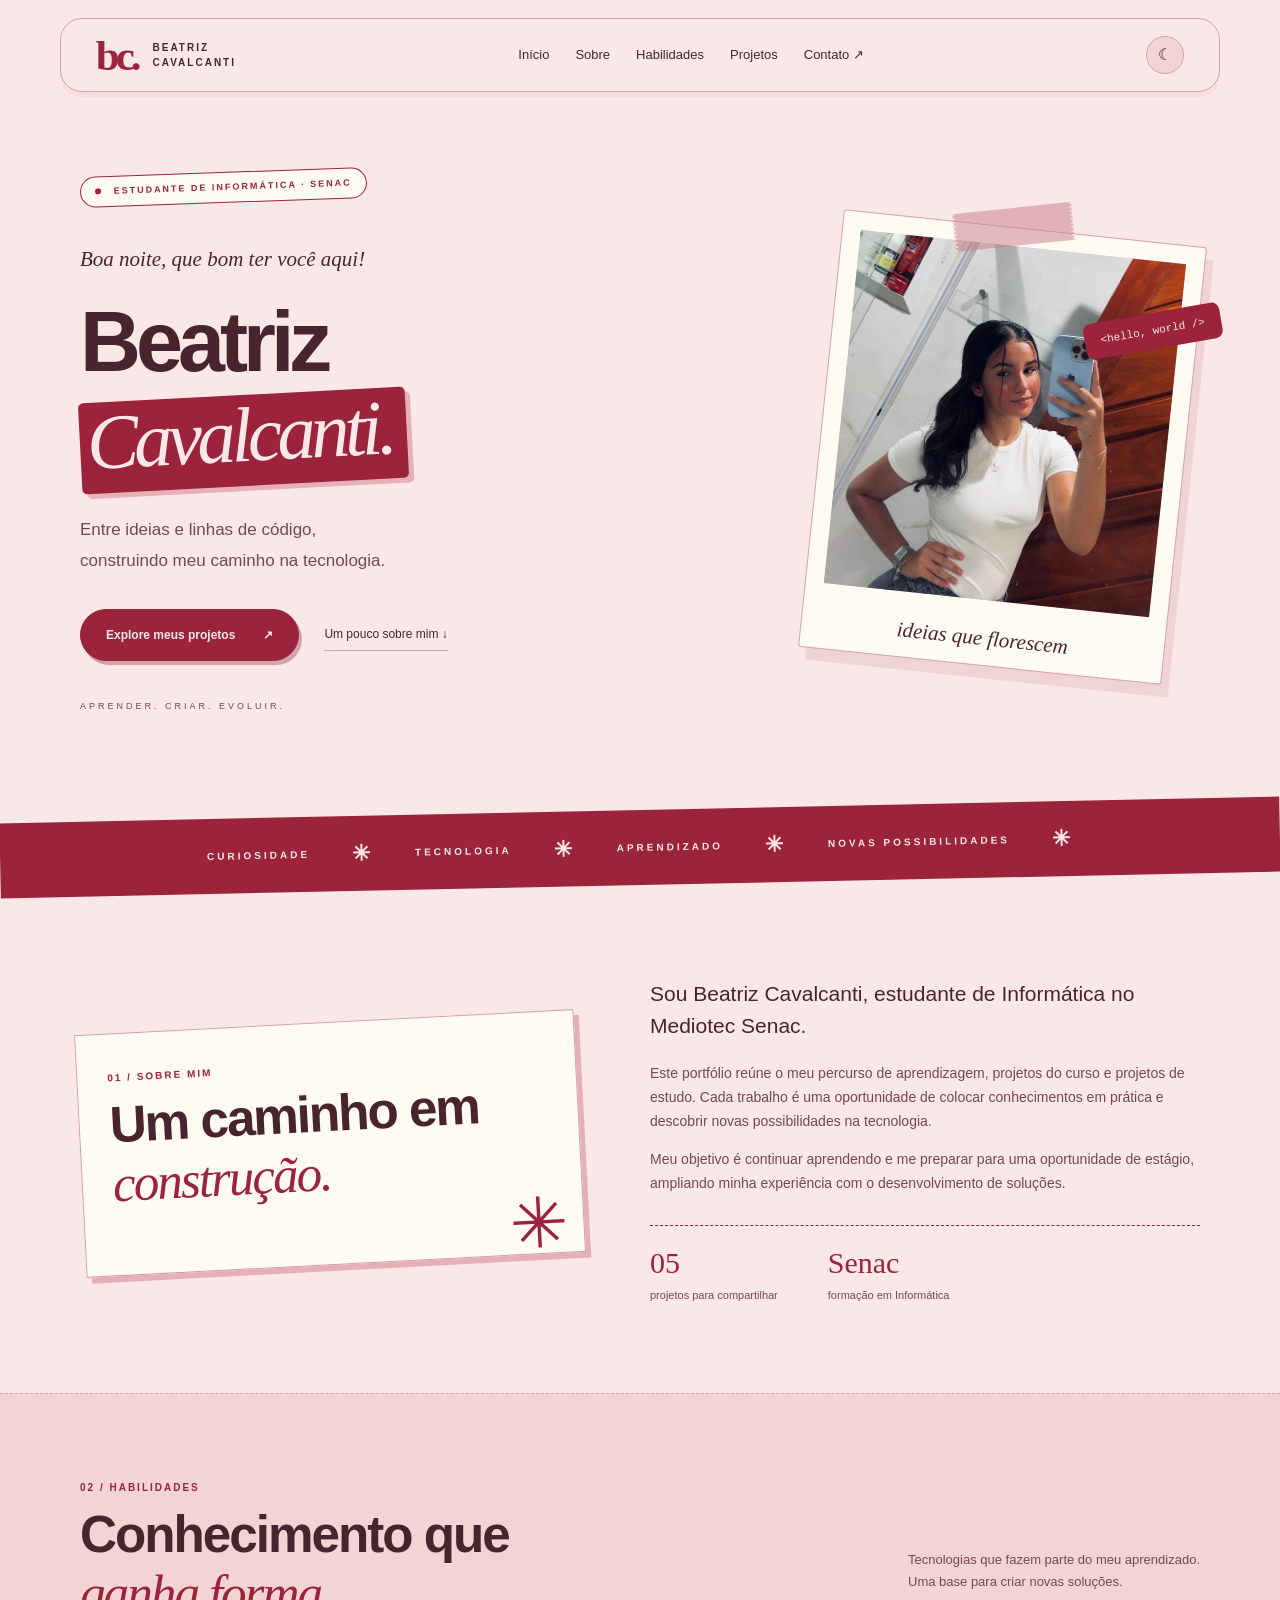
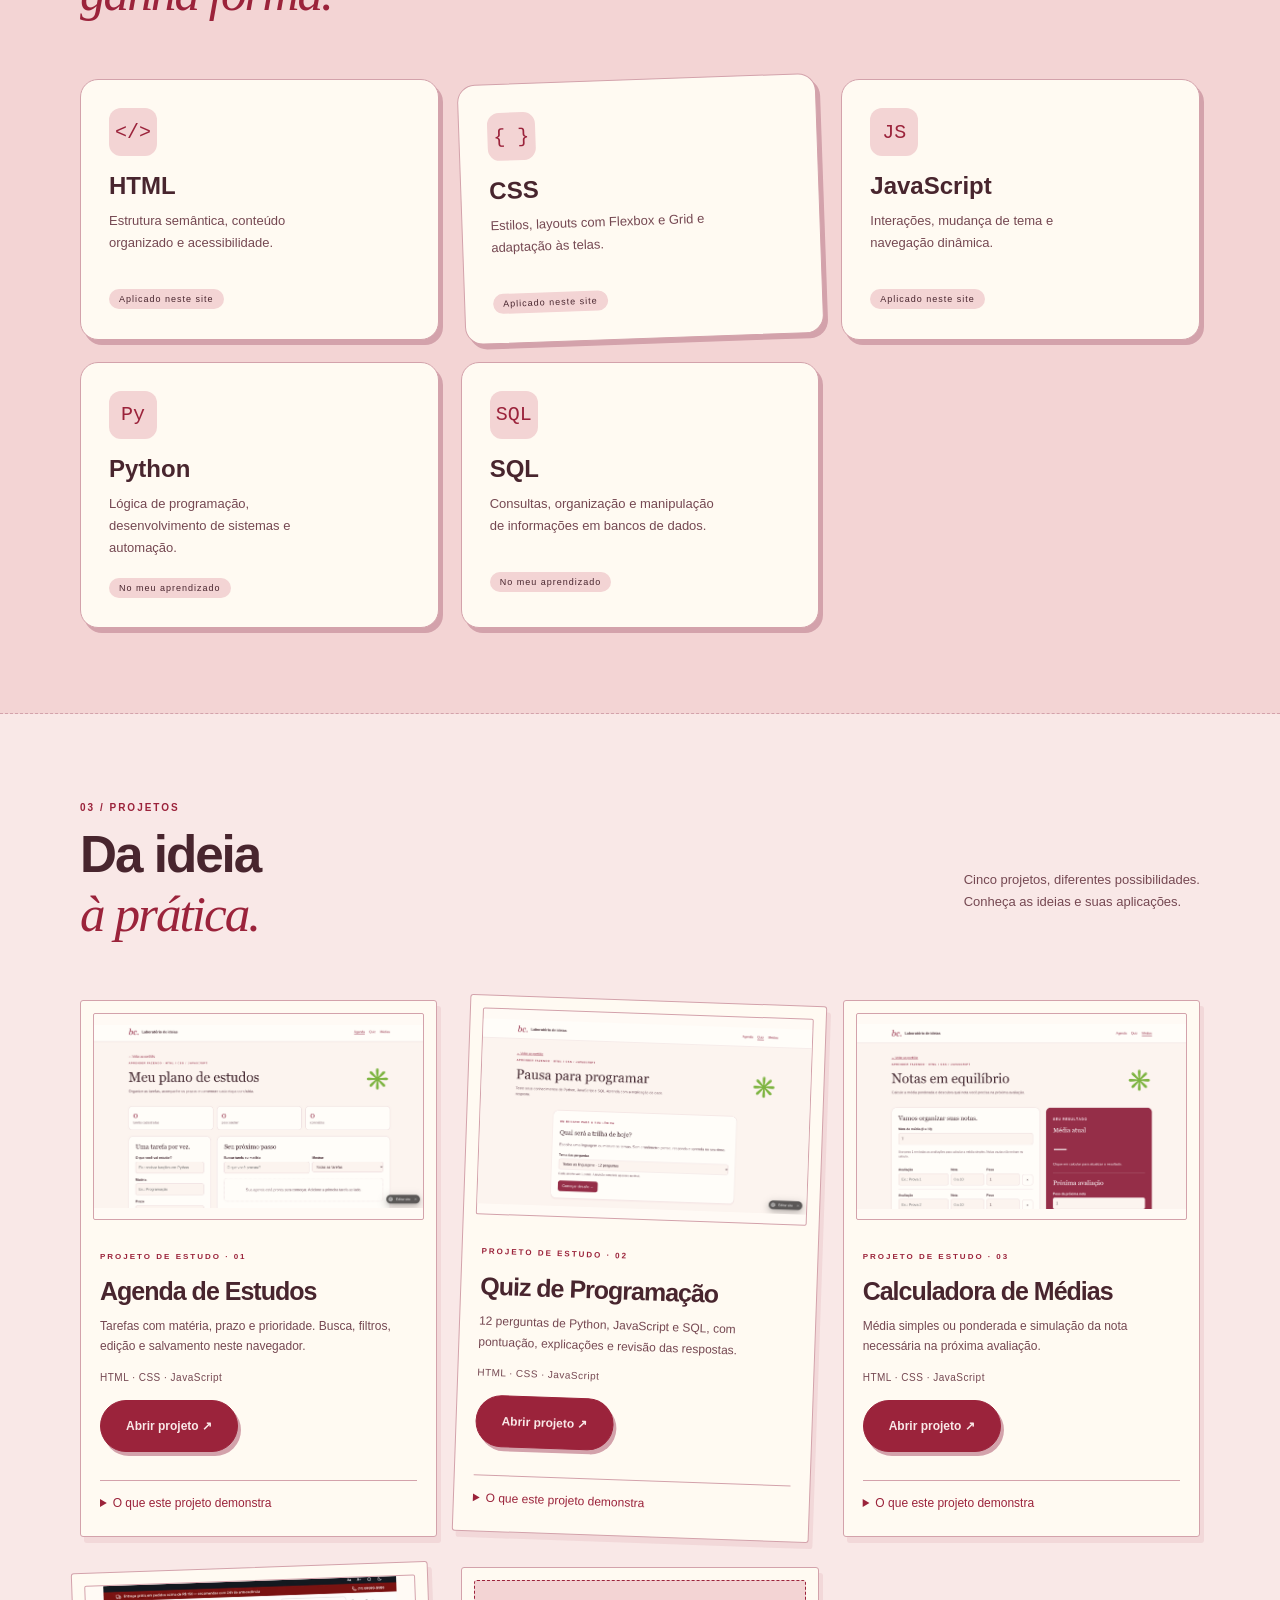
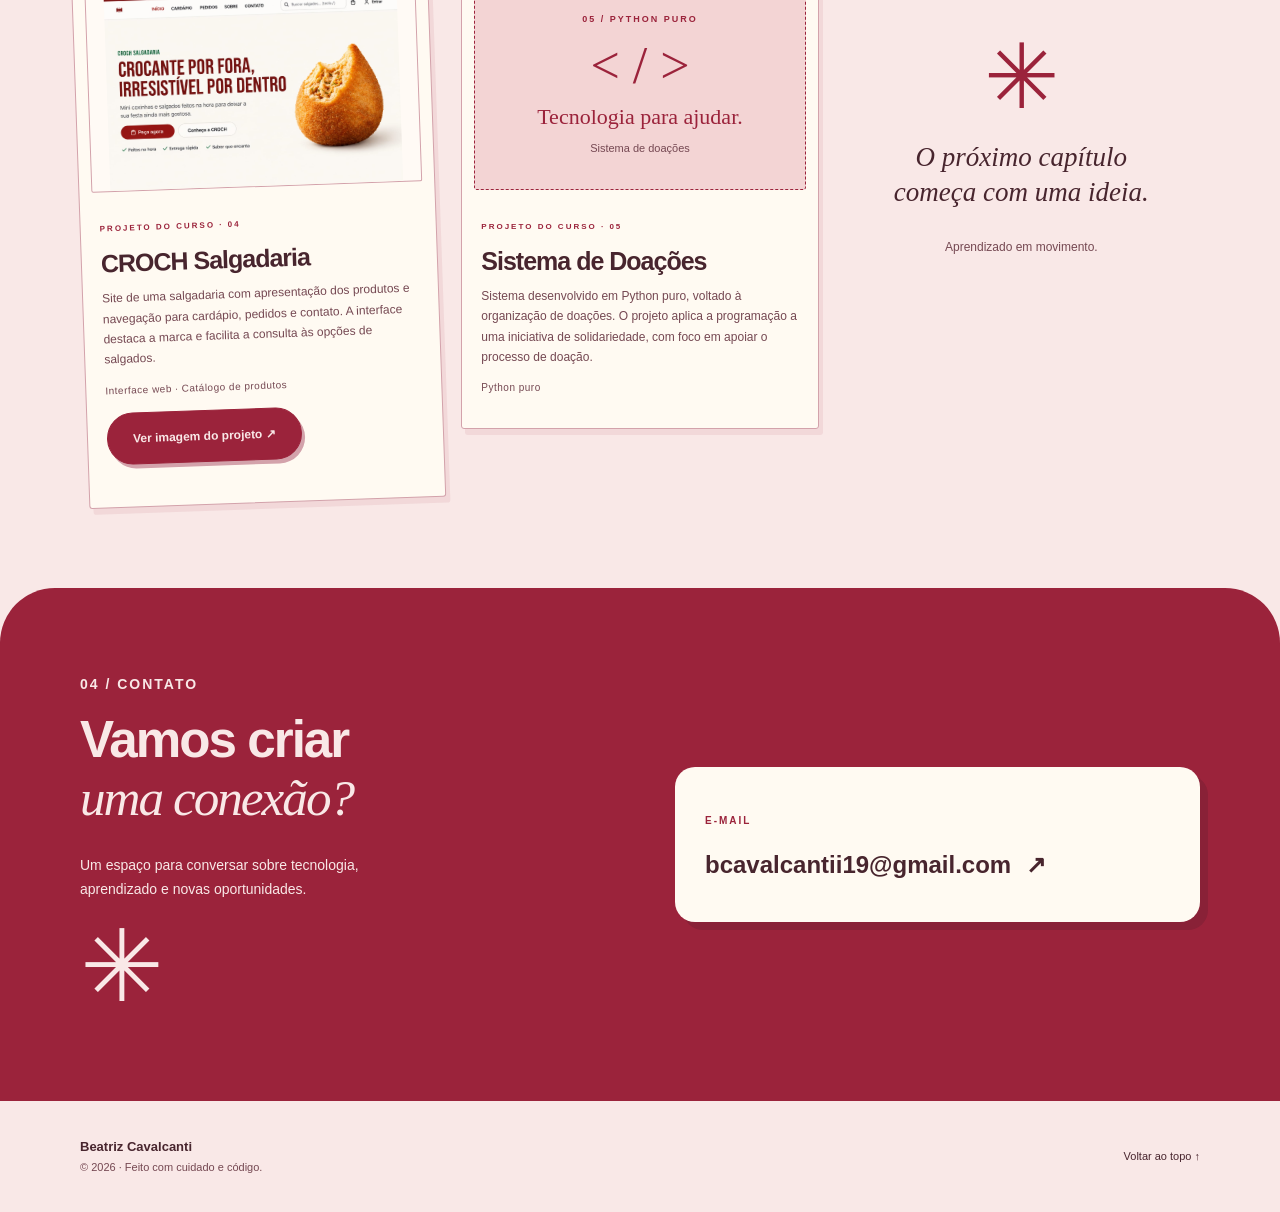
<file: index.html>
<!DOCTYPE html>
<html lang="pt-BR"><head><meta charset="UTF-8"><meta name="viewport" content="width=device-width, initial-scale=1"><meta name="description" content="Portfólio de Beatriz Cavalcanti, estudante de Informática no Mediotec Senac."><meta name="theme-color" content="#922d3c"><title>Beatriz Cavalcanti — Portfólio</title><link rel="icon" href="img/avatar.svg" type="image/svg+xml"><link rel="stylesheet" href="css/style.css"><script src="js/script.js" defer></script></head>
<body><a class="skip" href="#principal">Pular para o conteúdo</a><header><div class="nav-wrap"><a class="brand" href="#inicio" aria-label="Beatriz Cavalcanti, início"><span class="monogram">bc.</span><span>BEATRIZ<br>CAVALCANTI</span></a><nav id="menu" aria-label="Navegação principal"><a href="#inicio">Início</a><a href="#sobre">Sobre</a><a href="#habilidades">Habilidades</a><a href="#projetos">Projetos</a><a href="#contato">Contato ↗</a></nav><div class="controls"><button id="theme" type="button" aria-label="Ativar modo escuro" aria-pressed="false">☾</button><button id="hamburger" type="button" aria-label="Abrir menu" aria-controls="menu" aria-expanded="false">☰</button></div></div></header>
<main id="principal"><section id="inicio" class="hero container"><div class="hero-copy"><p class="eyebrow"><span class="dot"></span> ESTUDANTE DE INFORMÁTICA · SENAC</p><p id="greeting" class="greeting">Olá, que bom ter você aqui!</p><h1>Beatriz<br><em>Cavalcanti.</em></h1><p class="intro">Entre ideias e linhas de código,<br>construindo meu caminho na tecnologia.</p><div class="hero-actions"><a class="button" href="#projetos">Explore meus projetos <span>↗</span></a><a class="text-link" href="#sobre">Um pouco sobre mim ↓</a></div><p class="hero-note">APRENDER. CRIAR. EVOLUIR.</p></div><div class="portrait"><span class="orbit" aria-hidden="true"></span><img src="img/beatriz-cavalcanti.jpeg" alt="Foto de Beatriz Cavalcanti" width="745" height="1280" fetchpriority="high"><span class="portrait-note">ideias que florescem <span aria-hidden="true">✳</span></span><span class="code-note" aria-hidden="true">&lt;hello, world /&gt;</span></div></section>
<div class="ribbon" aria-hidden="true">CURIOSIDADE <span>✳</span> TECNOLOGIA <span>✳</span> APRENDIZADO <span>✳</span> NOVAS POSSIBILIDADES <span>✳</span></div>
<section id="sobre" class="container section about"><div><p class="eyebrow">01 / SOBRE MIM</p><h2>Um caminho em<br><em>construção.</em></h2></div><div><p class="large-copy">Sou Beatriz Cavalcanti, estudante de Informática no Mediotec Senac.</p><p>Este portfólio reúne o meu percurso de aprendizagem, projetos do curso e projetos de estudo. Cada trabalho é uma oportunidade de colocar conhecimentos em prática e descobrir novas possibilidades na tecnologia.</p><p>Meu objetivo é continuar aprendendo e me preparar para uma oportunidade de estágio, ampliando minha experiência com o desenvolvimento de soluções.</p><div class="about-facts"><div><strong>05</strong><span>projetos para compartilhar</span></div><div><strong>Senac</strong><span>formação em Informática</span></div></div></div></section>
<section id="habilidades" class="skills-section"><div class="container section"><p class="eyebrow">02 / HABILIDADES</p><div class="section-heading"><h2>Conhecimento que<br><em>ganha forma.</em></h2><p>Tecnologias que fazem parte do meu aprendizado.<br>Uma base para criar novas soluções.</p></div><div class="skills"><article><span class="skill-icon" aria-hidden="true">&lt;/&gt;</span><h3>HTML</h3><p>Estrutura semântica, conteúdo organizado e acessibilidade.</p><span class="tag">Aplicado neste site</span></article><article><span class="skill-icon" aria-hidden="true">{ }</span><h3>CSS</h3><p>Estilos, layouts com Flexbox e Grid e adaptação às telas.</p><span class="tag">Aplicado neste site</span></article><article><span class="skill-icon" aria-hidden="true">JS</span><h3>JavaScript</h3><p>Interações, mudança de tema e navegação dinâmica.</p><span class="tag">Aplicado neste site</span></article><article><span class="skill-icon" aria-hidden="true">Py</span><h3>Python</h3><p>Lógica de programação, desenvolvimento de sistemas e automação.</p><span class="tag">No meu aprendizado</span></article><article><span class="skill-icon" aria-hidden="true">SQL</span><h3>SQL</h3><p>Consultas, organização e manipulação de informações em bancos de dados.</p><span class="tag">No meu aprendizado</span></article></div></div></section>
<section id="projetos" class="container section"><p class="eyebrow">03 / PROJETOS</p><div class="section-heading"><h2>Da ideia<br><em>à prática.</em></h2><p>Cinco projetos, diferentes possibilidades.<br>Conheça as ideias e suas aplicações.</p></div><div class="projects"><article class="project"><div class="project-art project-photo"><a href="img/agenda-print.png" target="_blank" rel="noopener noreferrer" aria-label="Ampliar imagem: Tela da Agenda de Estudos (abre em nova aba)"><img src="img/agenda-print.png" alt="Tela da Agenda de Estudos" loading="lazy"></a></div><div class="project-info"><span class="eyebrow">PROJETO DE ESTUDO · 01</span><h3>Agenda de Estudos</h3><p>Tarefas com matéria, prazo e prioridade. Busca, filtros, edição e salvamento neste navegador.</p><p class="project-tech">HTML · CSS · JavaScript</p><a class="button" href="projetos/agenda/index.html">Abrir projeto ↗</a><details><summary>O que este projeto demonstra</summary><p>Manipulação do DOM, eventos e localStorage.</p></details></div></article><article class="project"><div class="project-art project-photo"><a href="img/quiz-print.png" target="_blank" rel="noopener noreferrer" aria-label="Ampliar imagem: Tela do Quiz de Programação (abre em nova aba)"><img src="img/quiz-print.png" alt="Tela do Quiz de Programação" loading="lazy"></a></div><div class="project-info"><span class="eyebrow">PROJETO DE ESTUDO · 02</span><h3>Quiz de Programação</h3><p>12 perguntas de Python, JavaScript e SQL, com pontuação, explicações e revisão das respostas.</p><p class="project-tech">HTML · CSS · JavaScript</p><a class="button" href="projetos/quiz/index.html">Abrir projeto ↗</a><details><summary>O que este projeto demonstra</summary><p>Arrays, objetos, condições e controle de estado.</p></details></div></article><article class="project"><div class="project-art project-photo"><a href="img/medias-print.png" target="_blank" rel="noopener noreferrer" aria-label="Ampliar imagem: Tela da Calculadora de Médias (abre em nova aba)"><img src="img/medias-print.png" alt="Tela da Calculadora de Médias" loading="lazy"></a></div><div class="project-info"><span class="eyebrow">PROJETO DE ESTUDO · 03</span><h3>Calculadora de Médias</h3><p>Média simples ou ponderada e simulação da nota necessária na próxima avaliação.</p><p class="project-tech">HTML · CSS · JavaScript</p><a class="button" href="projetos/medias/index.html">Abrir projeto ↗</a><details><summary>O que este projeto demonstra</summary><p>Formulários, validação e cálculos com JavaScript.</p></details></div></article><article class="project"><div class="project-art project-photo"><a href="img/croch-print.png" target="_blank" rel="noopener noreferrer" aria-label="Ampliar imagem: Página inicial da CROCH Salgadaria (abre em nova aba)"><img src="img/croch-print.png" alt="Página inicial da CROCH Salgadaria" loading="lazy"></a></div><div class="project-info"><span class="eyebrow">PROJETO DO CURSO · 04</span><h3>CROCH Salgadaria</h3><p>Site de uma salgadaria com apresentação dos produtos e navegação para cardápio, pedidos e contato. A interface destaca a marca e facilita a consulta às opções de salgados.</p><p class="project-tech">Interface web · Catálogo de produtos</p><a class="button" href="img/croch-print.png" target="_blank" rel="noopener noreferrer">Ver imagem do projeto ↗</a></div></article><article class="project project-donation"><div class="donation-cover"><span class="eyebrow">05 / PYTHON PURO</span><span class="donation-symbol" aria-hidden="true">&lt; / &gt;</span><strong>Tecnologia para ajudar.</strong><span>Sistema de doações</span></div><div class="project-info"><span class="eyebrow">PROJETO DO CURSO · 05</span><h3>Sistema de Doações</h3><p>Sistema desenvolvido em Python puro, voltado à organização de doações. O projeto aplica a programação a uma iniciativa de solidariedade, com foco em apoiar o processo de doação.</p><p class="project-tech">Python puro</p></div></article><aside class="project-end"><span aria-hidden="true">✳</span><h3>O próximo capítulo<br>começa com uma ideia.</h3><p>Aprendizado em movimento.</p></aside></div></section>
<section id="contato" class="contact-section"><div class="container section contact"><div><p class="eyebrow">04 / CONTATO</p><h2>Vamos criar<br><em>uma conexão?</em></h2><p>Um espaço para conversar sobre tecnologia,<br>aprendizado e novas oportunidades.</p><span class="contact-flower" aria-hidden="true">✳</span></div><div class="email-card"><span class="eyebrow">E-MAIL</span><a href="mailto:bcavalcantii19@gmail.com" aria-label="Enviar e-mail para Beatriz Cavalcanti">bcavalcantii19@gmail.com <span aria-hidden="true">↗</span></a></div></div></section></main>
<footer class="container"><p><strong>Beatriz Cavalcanti</strong><br>© <span id="year">2026</span> · Feito com cuidado e código.</p><a href="#inicio">Voltar ao topo ↑</a></footer></body></html>
</file>
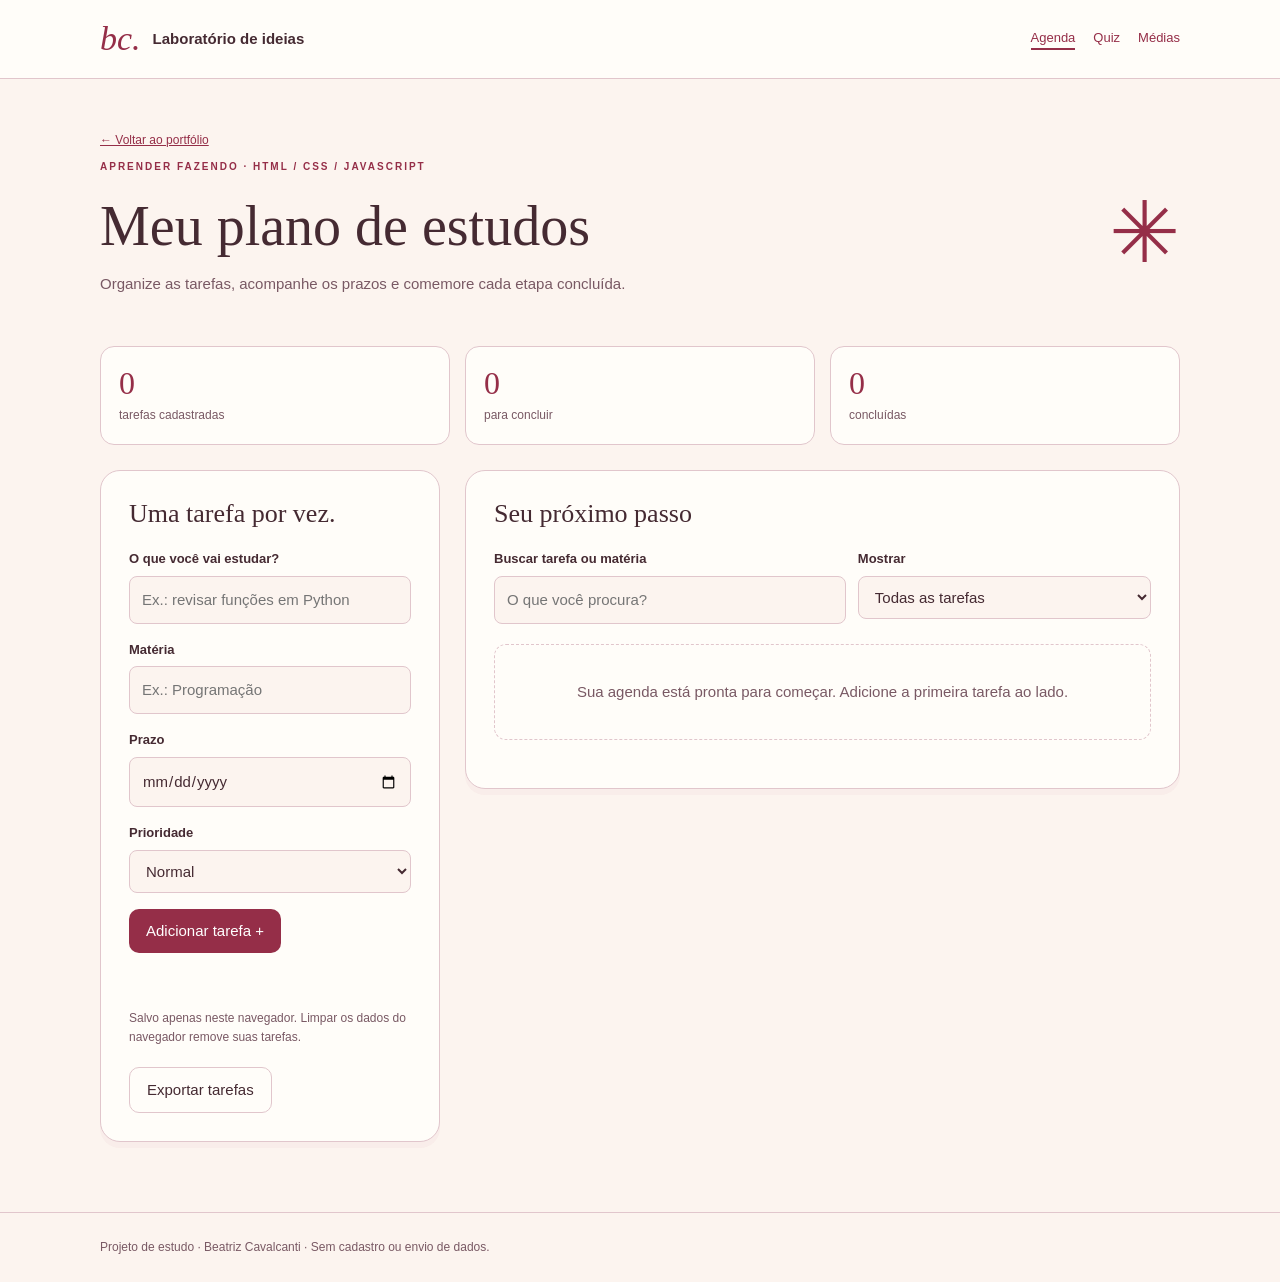
<file: projetos/agenda/index.html>
<!DOCTYPE html><html lang="pt-BR"><head><meta charset="utf-8"><meta name="viewport" content="width=device-width,initial-scale=1"><meta name="description" content="Organize as tarefas, acompanhe os prazos e comemore cada etapa concluída."><title>Meu plano de estudos · Beatriz Cavalcanti</title><link rel="stylesheet" href="css/style.css"><script src="js/script.js" defer></script></head><body><a class="skip" href="#main">Pular para o conteúdo</a><header><div class="wrap"><div class="brand"><b>bc.</b><span>Laboratório de ideias</span></div><nav aria-label="Projetos"><a href="../agenda/index.html" aria-current="page">Agenda</a><a href="../quiz/index.html">Quiz</a><a href="../medias/index.html">Médias</a></nav></div></header><main class="wrap" id="main"><a class="back" href="../../index.html#projetos">← Voltar ao portfólio</a><div class="intro"><div><p class="eyebrow">Aprender fazendo · HTML / CSS / JavaScript</p><h1>Meu plano de estudos</h1><p class="muted hero-small">Organize as tarefas, acompanhe os prazos e comemore cada etapa concluída.</p></div><span class="flower" aria-hidden="true">✳</span></div><div class="stats" aria-label="Resumo das tarefas"><div class="stat"><b id="total">0</b><span>tarefas cadastradas</span></div><div class="stat"><b id="pending">0</b><span>para concluir</span></div><div class="stat"><b id="done">0</b><span>concluídas</span></div></div><div class="layout"><section class="panel"><h2 id="form-title">Uma tarefa por vez.</h2><form id="task-form" class="fields"><div><label for="title">O que você vai estudar?</label><input id="title" required maxlength="100" placeholder="Ex.: revisar funções em Python"></div><div><label for="subject">Matéria</label><input id="subject" required maxlength="50" placeholder="Ex.: Programação"></div><div><label for="date">Prazo</label><input id="date" type="date" required></div><div><label for="priority">Prioridade</label><select id="priority"><option>Normal</option><option>Alta</option><option>Baixa</option></select></div><div class="row"><button class="primary" id="save">Adicionar tarefa +</button><button type="button" id="cancel" hidden>Cancelar edição</button></div></form><p id="status" class="status" role="status"></p><p class="note">Salvo apenas neste navegador. Limpar os dados do navegador remove suas tarefas.</p><div class="row"><button id="export" type="button">Exportar tarefas</button><button id="undo" type="button" hidden>Desfazer exclusão</button></div></section><section class="panel"><h2>Seu próximo passo</h2><div class="filters"><div><label for="search">Buscar tarefa ou matéria</label><input id="search" type="search" placeholder="O que você procura?"></div><div><label for="filter">Mostrar</label><select id="filter"><option value="all">Todas as tarefas</option><option value="pending">Pendentes</option><option value="done">Concluídas</option><option value="late">Atrasadas</option></select></div></div><div id="tasks"></div></section></div></main><footer><div class="wrap">Projeto de estudo · Beatriz Cavalcanti · Sem cadastro ou envio de dados.</div></footer></body></html>
</file>
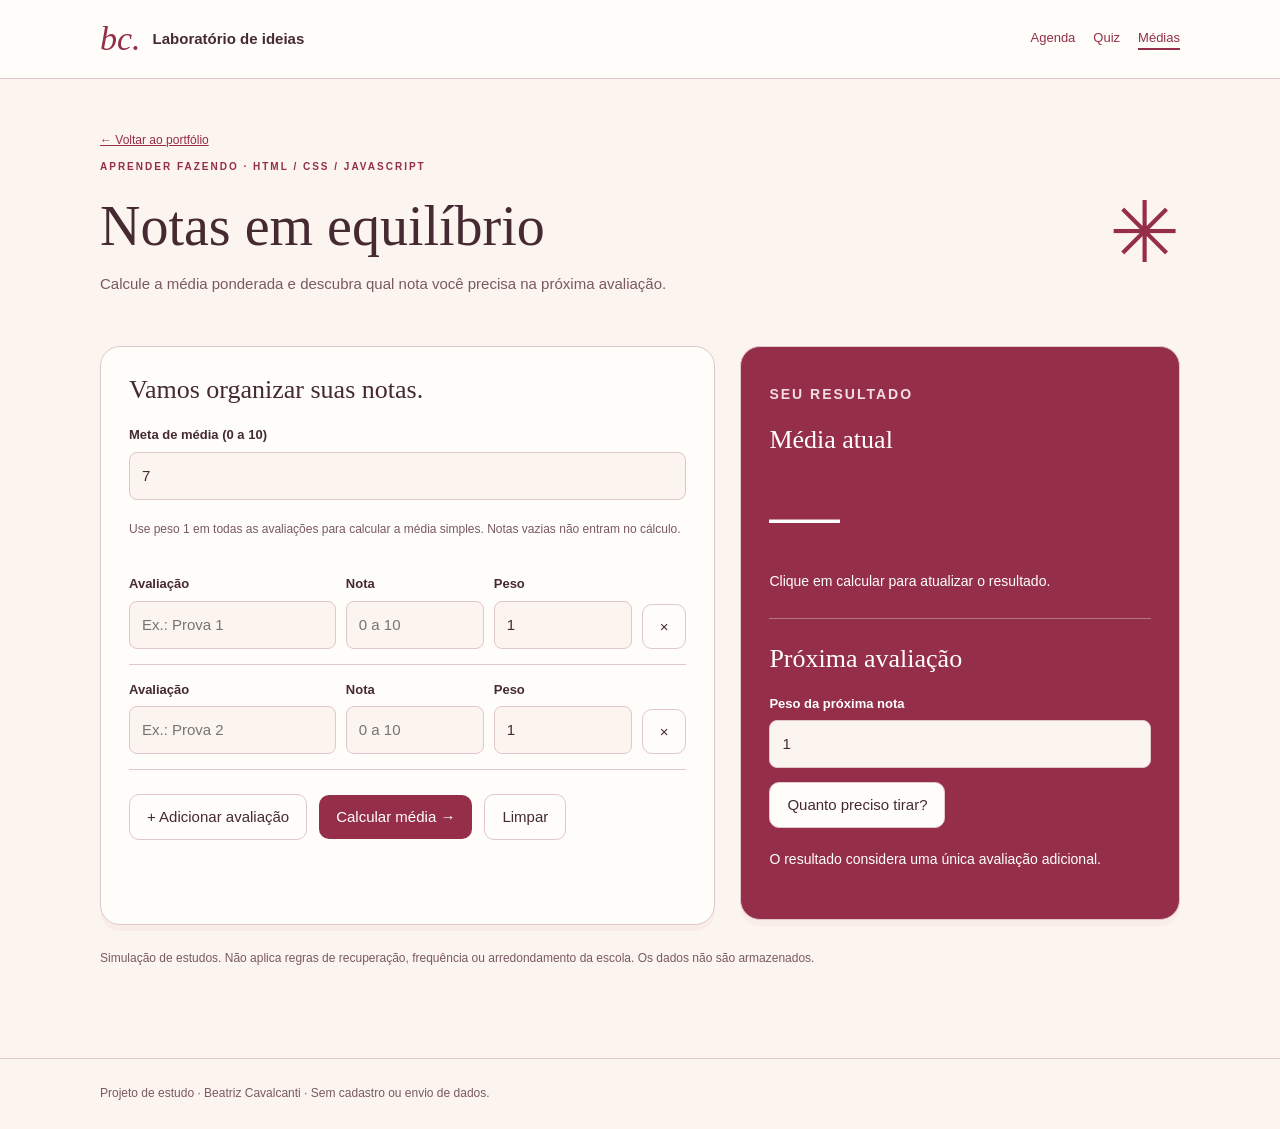
<file: projetos/medias/index.html>
<!DOCTYPE html><html lang="pt-BR"><head><meta charset="utf-8"><meta name="viewport" content="width=device-width,initial-scale=1"><meta name="description" content="Calcule a média ponderada e descubra qual nota você precisa na próxima avaliação."><title>Notas em equilíbrio · Beatriz Cavalcanti</title><link rel="stylesheet" href="css/style.css"><script src="js/script.js" defer></script></head><body><a class="skip" href="#main">Pular para o conteúdo</a><header><div class="wrap"><div class="brand"><b>bc.</b><span>Laboratório de ideias</span></div><nav aria-label="Projetos"><a href="../agenda/index.html">Agenda</a><a href="../quiz/index.html">Quiz</a><a href="../medias/index.html" aria-current="page">Médias</a></nav></div></header><main class="wrap" id="main"><a class="back" href="../../index.html#projetos">← Voltar ao portfólio</a><div class="intro"><div><p class="eyebrow">Aprender fazendo · HTML / CSS / JavaScript</p><h1>Notas em equilíbrio</h1><p class="muted hero-small">Calcule a média ponderada e descubra qual nota você precisa na próxima avaliação.</p></div><span class="flower" aria-hidden="true">✳</span></div><div class="grades-layout"><section class="panel"><h2>Vamos organizar suas notas.</h2><form id="grades-form"><div class="config"><label for="target">Meta de média (0 a 10)</label><input id="target" type="number" min="0" max="10" step="0.01" value="7" required></div><p class="note">Use peso 1 em todas as avaliações para calcular a média simples. Notas vazias não entram no cálculo.</p><div id="grades"></div><div class="row calc-actions"><button type="button" id="add">+ Adicionar avaliação</button><button type="submit" class="primary">Calcular média →</button><button type="button" id="reset">Limpar</button></div><p id="status" class="status" role="status"></p></form></section><aside class="panel result"><p class="eyebrow">Seu resultado</p><h2>Média atual</h2><div id="average" class="result-number">—</div><p id="verdict">Preencha suas notas e clique em calcular.</p><hr><h2>Próxima avaliação</h2><form id="simulation"><label for="next-weight">Peso da próxima nota</label><input id="next-weight" type="number" min="0.01" max="100" step="0.01" value="1" required><button style="margin-top:14px" type="submit">Quanto preciso tirar?</button></form><p id="needed" role="status" style="margin-top:20px">O resultado considera uma única avaliação adicional.</p></aside></div><p class="note" style="margin-top:24px">Simulação de estudos. Não aplica regras de recuperação, frequência ou arredondamento da escola. Os dados não são armazenados.</p></main><footer><div class="wrap">Projeto de estudo · Beatriz Cavalcanti · Sem cadastro ou envio de dados.</div></footer></body></html>
</file>
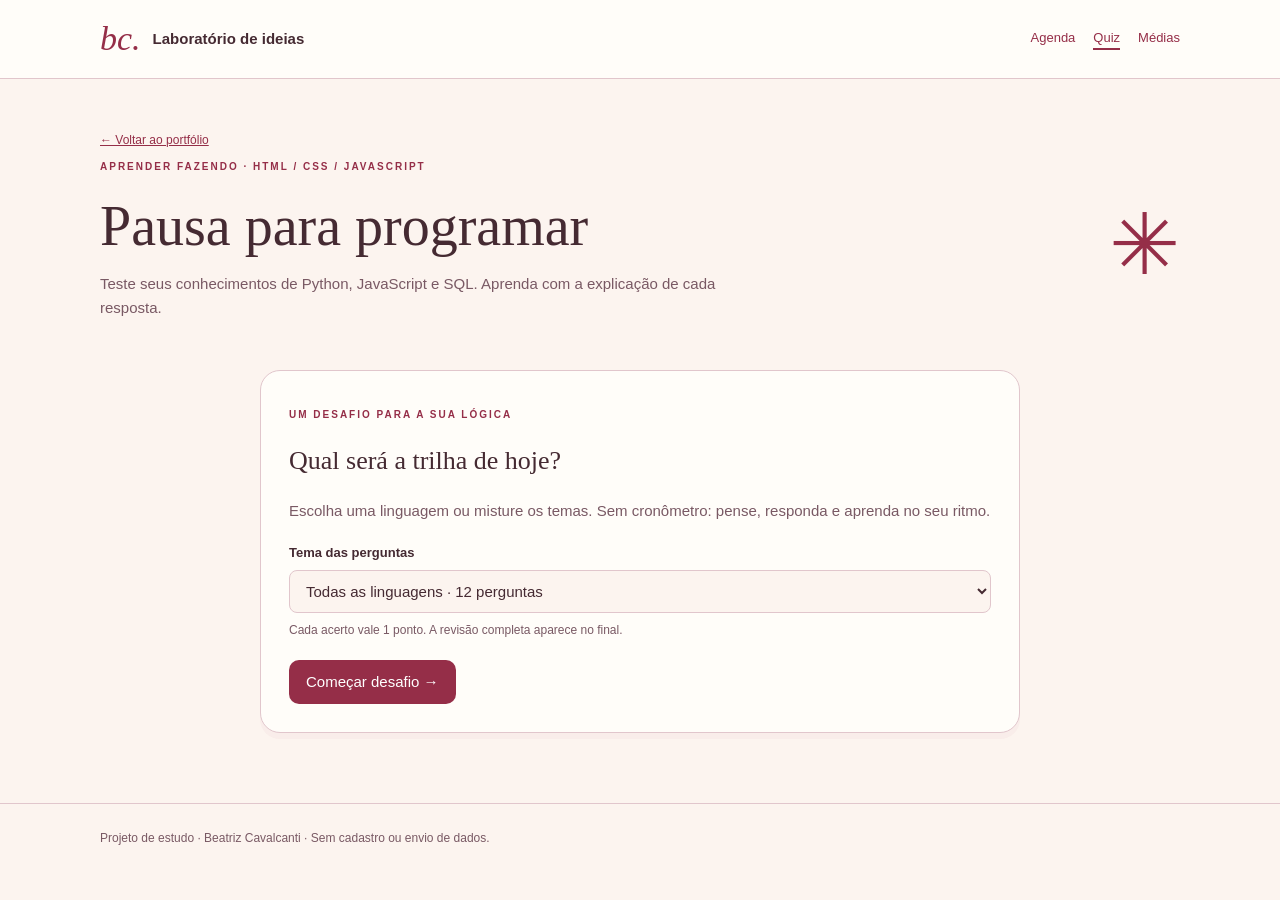
<file: projetos/quiz/index.html>
<!DOCTYPE html><html lang="pt-BR"><head><meta charset="utf-8"><meta name="viewport" content="width=device-width,initial-scale=1"><meta name="description" content="Teste seus conhecimentos de Python, JavaScript e SQL. Aprenda com a explicação de cada resposta."><title>Pausa para programar · Beatriz Cavalcanti</title><link rel="stylesheet" href="css/style.css"><script src="js/script.js" defer></script></head><body><a class="skip" href="#main">Pular para o conteúdo</a><header><div class="wrap"><div class="brand"><b>bc.</b><span>Laboratório de ideias</span></div><nav aria-label="Projetos"><a href="../agenda/index.html">Agenda</a><a href="../quiz/index.html" aria-current="page">Quiz</a><a href="../medias/index.html">Médias</a></nav></div></header><main class="wrap" id="main"><a class="back" href="../../index.html#projetos">← Voltar ao portfólio</a><div class="intro"><div><p class="eyebrow">Aprender fazendo · HTML / CSS / JavaScript</p><h1>Pausa para programar</h1><p class="muted hero-small">Teste seus conhecimentos de Python, JavaScript e SQL. Aprenda com a explicação de cada resposta.</p></div><span class="flower" aria-hidden="true">✳</span></div><section class="panel quiz-panel"><div id="start"><p class="eyebrow">Um desafio para a sua lógica</p><h2>Qual será a trilha de hoje?</h2><p class="muted">Escolha uma linguagem ou misture os temas. Sem cronômetro: pense, responda e aprenda no seu ritmo.</p><label for="category">Tema das perguntas</label><select id="category"><option value="all">Todas as linguagens · 12 perguntas</option><option>Python</option><option>JavaScript</option><option>SQL</option></select><p class="note">Cada acerto vale 1 ponto. A revisão completa aparece no final.</p><button id="begin" class="primary">Começar desafio →</button></div><div id="game" hidden><div class="quiz-top"><span id="counter"></span><span id="points"></span></div><progress id="progress" max="12" value="0" aria-label="Progresso do quiz"></progress><p id="topic" class="eyebrow"></p><h2 id="question" tabindex="-1"></h2><fieldset style="border:0;padding:0;margin:0"><legend class="note">Escolha uma alternativa</legend><div id="options" class="options"></div></fieldset><div id="feedback" class="feedback" role="status" hidden></div><div class="row"><button id="confirm" class="primary">Confirmar resposta</button><button id="next" class="primary" hidden>Próxima pergunta →</button></div></div><div id="result" hidden><p class="eyebrow">Desafio concluído</p><h2 id="result-title" tabindex="-1">Cada tentativa é aprendizado.</h2><div id="score" class="score"></div><p id="summary" class="muted"></p><button id="restart" class="primary">Escolher outro desafio ↻</button><h2 style="margin-top:30px">Sua revisão</h2><div id="review"></div></div></section></main><footer><div class="wrap">Projeto de estudo · Beatriz Cavalcanti · Sem cadastro ou envio de dados.</div></footer></body></html>
</file>
<file: css/style.css>
/* Paleta e tema: altere as variáveis para personalizar o site. */
:root{--bg:#fffaf5;--surface:#f8eee8;--text:#432b2b;--muted:#765653;--accent:#932d3d;--line:#dec9c3;--card:#fffdf9;--soft:#edc9c5}*{box-sizing:border-box}html{scroll-behavior:smooth;scroll-padding-top:105px}body{margin:0;background:var(--bg);color:var(--text);font-family:Arial,Helvetica,sans-serif;font-size:16px;line-height:1.7}body.dark{--bg:#211719;--surface:#2c1e22;--text:#f9ece5;--muted:#cfb4af;--accent:#ffadb5;--line:#62454b;--card:#302126;--soft:#684049}a{color:inherit;text-decoration:none}button,input,textarea{font:inherit}button,a,input,textarea,summary{-webkit-tap-highlight-color:transparent}:focus-visible{outline:3px solid var(--accent);outline-offset:5px}button,summary{cursor:pointer}button{color:inherit}a:hover{color:var(--accent)}.container{width:min(1120px,88%);margin:auto}.skip{position:fixed;top:-80px;left:20px;padding:12px;background:var(--bg);z-index:100}.skip:focus{top:15px}header{position:sticky;top:0;z-index:20;background:var(--bg);border-bottom:1px solid var(--line)}.nav-wrap{width:min(1240px,92%);margin:auto;display:flex;align-items:center;justify-content:space-between;gap:25px;min-height:90px}.brand{display:flex;align-items:center;gap:15px;font-size:10px;letter-spacing:2px;line-height:1.5}.monogram{font:italic 43px Georgia;color:var(--accent);letter-spacing:-4px}nav{display:flex;gap:30px;font-size:13px}nav a:hover{box-shadow:0 1px var(--accent)}.controls{display:flex;gap:10px}.controls button{border:1px solid var(--line);border-radius:50%;background:none;width:38px;height:38px;line-height:1}#hamburger{display:none}.hero{min-height:680px;padding-top:60px;padding-bottom:65px;display:grid;grid-template-columns:1.2fr 1fr;align-items:center;gap:55px}.eyebrow{font-size:10px;letter-spacing:2px;font-weight:700;color:var(--accent)}.dot{display:inline-block;width:6px;height:6px;border-radius:50%;background:var(--accent);margin-right:8px}.greeting{font-size:15px;margin-top:28px}h1,h2,h3,p{margin-top:0}h1{font:clamp(55px,6.5vw,88px)/1.05 Georgia,serif;letter-spacing:-4px;margin-bottom:25px}em{font-family:Georgia,serif;font-weight:400;color:var(--accent)}.intro{font-size:17px;color:var(--muted);line-height:1.8}.hero-actions{display:flex;align-items:center;gap:25px;flex-wrap:wrap;margin-top:32px}.button{display:inline-flex;justify-content:space-between;gap:28px;align-items:center;background:var(--accent);color:var(--bg);border:1px solid var(--accent);padding:14px 23px;border-radius:4px;font-size:12px;font-weight:700;transition:transform .2s,box-shadow .2s}.button:hover{color:var(--bg);transform:translateY(-3px);box-shadow:0 8px 20px #6c26331c}.text-link{font-size:12px;border-bottom:1px solid var(--line);padding:6px 0}.hero-note{font-size:9px;letter-spacing:3px;color:var(--muted);margin-top:55px}.portrait{position:relative;padding:10px;max-width:430px;width:100%;justify-self:end}.portrait img{display:block;width:100%;height:auto;position:relative}.orbit{position:absolute;inset:22px -8px;border:1px solid var(--line);border-radius:50%;transform:rotate(-12deg)}.portrait-note{position:absolute;bottom:45px;left:-20px;background:var(--card);padding:12px 22px;box-shadow:0 6px 30px #52222212;font:italic 18px Georgia;transform:rotate(-6deg)}.portrait-note span{color:var(--accent);margin-left:12px}.code-note{position:absolute;right:-10px;top:55px;font:11px monospace;background:var(--card);padding:12px;border:1px solid var(--line);transform:rotate(8deg)}.ribbon{display:flex;align-items:center;justify-content:center;gap:45px;padding:21px 5%;background:var(--surface);border-block:1px solid var(--line);font-size:10px;letter-spacing:3px;flex-wrap:wrap}.ribbon span{font-size:22px;color:var(--accent)}.section{padding-top:100px;padding-bottom:100px}h2{font:clamp(36px,4.2vw,53px)/1.17 Georgia;letter-spacing:-1.5px;margin-bottom:26px}.about{display:grid;grid-template-columns:1fr 1.1fr;gap:80px}.about p:not(.eyebrow){color:var(--muted);font-size:14px}.about .large-copy{font-size:21px!important;color:var(--text)!important;line-height:1.5}.about-facts{display:flex;gap:50px;border-top:1px solid var(--line);margin-top:30px;padding-top:20px}.about-facts strong{display:block;font:30px Georgia;color:var(--accent)}.about-facts span{font-size:11px;color:var(--muted)}.skills-section{background:var(--surface)}.section-heading{display:flex;justify-content:space-between;align-items:center;gap:30px;margin-bottom:30px}.section-heading p{color:var(--muted);font-size:13px}.skills{display:grid;grid-template-columns:repeat(3,1fr);gap:25px}.skills article{border-top:1px solid var(--line);padding:30px 15px 0 0}.skill-icon{font:24px Georgia;color:var(--accent)}.skills h3{font:24px Georgia;margin:16px 0 10px}.skills p{font-size:13px;color:var(--muted);max-width:240px}.tag{font-size:9px;letter-spacing:1px;border:1px solid var(--line);padding:5px 10px;border-radius:20px}.projects{display:grid;grid-template-columns:1fr 1fr;gap:45px 30px}.project{background:var(--card);border:1px solid var(--line);border-radius:8px;overflow:hidden;transition:transform .25s,box-shadow .25s}.project:hover{transform:translateY(-6px);box-shadow:0 15px 30px #782a3612}.project-art{height:250px;background:#eed5cf;position:relative;overflow:hidden;display:flex;justify-content:center;align-items:flex-end}.project-art>span{position:absolute;left:22px;top:5px;font:100px Georgia;color:#b46b6e;opacity:.25}.window{width:65%;height:185px;background:#fffaf5;border:1px solid #b76c74;border-radius:7px 7px 0 0;transform:rotate(-5deg) translateY(10px);box-shadow:12px 15px #a4515c28;padding:15px 18px;color:#963546}.dots{font-size:8px;letter-spacing:4px;border-bottom:1px solid #e6c9c8;padding-bottom:8px}.mock-line{height:7px;width:65%;background:#e7b7ba;margin-top:15px;border-radius:5px}.mock-line.short{width:40%;margin-top:8px}.mock-block{background:#f2dfdb;text-align:center;margin-top:15px;font:30px/65px Georgia}.art-2{background:#e4b7b6}.art-2 .window{transform:rotate(5deg) translateY(10px)}.art-3{background:#f3e4d8}.art-4{background:#b96671}.art-4>span{color:#fff}.art-5{background:#e8cbcc}.project-info{padding:25px 28px}.project h3{font:29px Georgia;margin:10px 0}.project p{font-size:13px;color:var(--muted)}details{border-top:1px solid var(--line);padding-top:12px}summary{font-size:12px;color:var(--accent)}summary span{float:right}details p{margin:12px 0 0}.project-end{display:flex;flex-direction:column;align-items:center;justify-content:center;text-align:center;padding:40px}.project-end>span{font-size:72px;color:var(--accent)}.project-end h3{font:30px/1.4 Georgia}.project-end p{font-size:12px;color:var(--muted)}.contact-section{background:var(--surface);border-top:1px solid var(--line)}.contact{display:grid;grid-template-columns:1fr 1fr;gap:90px}.contact p{font-size:14px;color:var(--muted)}.contact .contact-note{font-size:12px;max-width:300px;margin-top:35px}.contact-flower{font-size:90px;color:var(--accent)}form{display:flex;flex-direction:column}form>label{font-size:12px;margin-bottom:6px}input:not([type=checkbox]),textarea{width:100%;background:var(--card);border:1px solid var(--line);border-radius:4px;padding:12px 14px;color:var(--text);font-size:13px}textarea{resize:vertical}input::placeholder,textarea::placeholder{color:var(--muted)}.error{font-size:11px;color:var(--accent);min-height:24px}[aria-invalid=true]{border-color:var(--accent)!important}.consent{display:flex;gap:10px;align-items:flex-start}.consent input{margin-top:6px;accent-color:var(--accent);width:17px;height:17px;flex-shrink:0}.consent label{font-size:11px;line-height:1.6}.privacy{font-size:10px!important}form .button{align-self:flex-start}#form-status{font-size:12px;margin-top:16px}footer{display:flex;justify-content:space-between;align-items:center;padding-top:30px;padding-bottom:30px;font-size:11px}footer p{margin:0;color:var(--muted)}footer strong{color:var(--text)}@media(max-width:800px){.hero{gap:20px;min-height:600px}.hero-actions{gap:18px}nav{gap:18px}.brand>span:last-child{display:none}.about{gap:35px}.contact{gap:35px}.section{padding-block:70px}.project-art{height:210px}.portrait-note{font-size:15px;left:0}.ribbon{gap:20px;letter-spacing:1px}}@media(max-width:600px){html{scroll-padding-top:85px}.nav-wrap{min-height:72px}.brand>span:last-child{display:block}#hamburger{display:block}nav{display:none;position:absolute;top:72px;left:0;right:0;background:var(--bg);padding:20px 6%;border-bottom:1px solid var(--line);flex-direction:column}nav.open{display:flex}.hero{grid-template-columns:1fr;padding-top:45px;padding-bottom:40px;gap:25px}.hero h1{font-size:62px}.hero-note{margin-top:30px}.portrait{max-width:310px;justify-self:center}.ribbon{font-size:8px;gap:12px}.ribbon span{font-size:16px}.about,.contact{grid-template-columns:1fr;gap:15px}.section-heading{display:block}.section-heading p{margin-bottom:28px}.skills{grid-template-columns:1fr;gap:20px}.skills article{padding-top:20px}.skills p{max-width:none}.projects{grid-template-columns:1fr;gap:25px}.project-art{height:240px}.project-end{padding:20px}.contact-flower{display:none}.contact form{margin-top:15px}footer{gap:20px;align-items:flex-start}.about-facts{gap:35px}}@media(prefers-reduced-motion:reduce){html{scroll-behavior:auto}*,*::before,*::after{transition:none!important;animation:none!important}}

/* Direção visual: álbum criativo em rosa e cereja. */
:root{--bg:#f9e8e7;--surface:#f3d4d4;--text:#48252e;--muted:#754852;--accent:#9b233b;--line:#d3a2ab;--card:#fffaf2;--soft:#e5b1b7}body.dark{--bg:#24151c;--surface:#351f29;--text:#fff0e8;--muted:#d8b4bf;--accent:#ffafc2;--line:#724553;--card:#392430;--soft:#633343}body{background-image:radial-gradient(var(--line) .6px,transparent .6px);background-size:16px 16px}header{top:18px;width:min(1160px,94%);margin:18px auto 0;border:1px solid var(--line);border-radius:22px;box-shadow:0 5px 0 #9b233b0c}.nav-wrap{width:94%;min-height:72px}nav{gap:26px}.brand{font-weight:bold}.monogram{font-style:normal;font-weight:bold}.controls button{background:var(--surface)}.hero{min-height:710px;grid-template-columns:1.3fr 1fr;gap:45px;padding-top:65px}.hero-copy{position:relative}.hero .eyebrow{display:inline-block;border:1px solid var(--accent);border-radius:30px;padding:7px 14px;background:var(--card);transform:rotate(-2deg);font-size:9px}.greeting{margin-top:30px;font-family:Georgia;font-style:italic;font-size:21px}.hero h1{font-family:Arial,Helvetica,sans-serif;font-weight:900;letter-spacing:-5px;font-size:clamp(55px,6.6vw,88px);line-height:1.04}.hero h1 em{font-family:Georgia;font-size:.92em;display:inline-block;background:var(--accent);color:var(--bg);padding:0 15px 10px 7px;transform:rotate(-3deg);margin-top:8px;box-shadow:5px 5px 0 var(--soft);border-radius:5px}.intro{margin-top:30px}.button{border-radius:50px;padding:15px 25px;box-shadow:3px 4px 0 var(--line)}.hero-note{letter-spacing:3px;margin-top:38px}.portrait{background:var(--card);padding:18px 18px 65px;transform:rotate(6deg);box-shadow:8px 12px 0 #9b233b1b;max-width:365px;border:1px solid var(--line);border-radius:3px;margin-right:15px}.portrait::before{content:"";position:absolute;width:115px;height:38px;top:-20px;left:110px;background:#c87d8c80;transform:rotate(-12deg);z-index:2;border-inline:2px dotted #f5ddd2}.portrait img{height:355px;object-fit:cover;background:var(--soft)}.orbit{display:none}.portrait-note{bottom:14px;left:0;width:100%;text-align:center;transform:none;padding:0;background:transparent;box-shadow:none;font:italic 21px Georgia}.portrait-note span{display:none}.code-note{right:-25px;top:70px;transform:rotate(-16deg);background:var(--accent);color:var(--bg);border:0;border-radius:8px;padding:12px 16px}.ribbon{background:var(--accent);color:var(--bg);border:0;transform:rotate(-1.2deg);margin:8px 0;gap:42px;font-weight:bold;padding:19px 5%}.ribbon span{color:var(--bg)}.section{padding-block:85px}h2{font:700 clamp(37px,4vw,53px)/1.15 Arial;letter-spacing:-2px}h2 em{font-weight:normal}.about{gap:70px;align-items:center}.about>div:first-child{padding:35px 30px;background:var(--card);border:1px solid var(--line);transform:rotate(-3deg);position:relative;box-shadow:5px 6px 0 var(--soft)}.about>div:first-child::after{content:"✳";position:absolute;bottom:-30px;right:15px;font-size:70px;color:var(--accent)}.about-facts{border-top:1px dashed var(--accent)}.skills-section{background:var(--surface);border-block:1px dashed var(--line)}.skills{gap:22px}.skills article{background:var(--card);border:1px solid var(--line);border-radius:18px;padding:28px;box-shadow:4px 5px 0 var(--line);transition:transform .2s}.skills article:nth-child(2){transform:rotate(-2deg)}.skill-icon{display:inline-grid;place-items:center;background:var(--surface);height:48px;width:48px;border-radius:12px;font:20px monospace}.skills h3{font-family:Arial;font-weight:bold}.skills p{min-height:60px}.tag{background:var(--surface);border:0}.projects{grid-template-columns:repeat(3,1fr);gap:30px 24px;align-items:start}.project{border-radius:3px;padding:12px;box-shadow:4px 6px 0 #9b233b15}.project:nth-child(2){transform:rotate(2deg)}.project:nth-child(4){transform:rotate(-2deg)}.project:hover{transform:translateY(-8px) rotate(0)}.project-art{height:210px;border-radius:2px}.project-art>span{font-size:90px}.window{width:80%;height:155px}.mock-block{line-height:45px;font-size:25px}.project-info{padding:20px 7px 10px}.project h3{font:700 25px Arial;letter-spacing:-1px}.project-info .eyebrow{font-size:8px}.project p{font-size:12px}.project-end{min-height:350px;padding:20px 0}.project-end>span{font-size:90px;line-height:1.4}.project-end h3{font:italic 27px/1.3 Georgia}.contact-section{background:var(--accent);color:var(--bg);border:0;border-radius:55px 55px 0 0;position:relative}.contact-section .eyebrow,.contact-section h2 em,.contact-section .contact-flower{color:var(--bg)}.contact-section p{color:var(--bg)}.contact{align-items:center;gap:70px}.contact h2{font-size:clamp(42px,4vw,56px)}.contact form{background:var(--card);color:var(--text);border-radius:24px;padding:30px;box-shadow:8px 8px 0 #421b2b33}.contact form p{color:var(--muted)}.contact form input:not([type=checkbox]),.contact form textarea{background:var(--bg);border-radius:8px}.contact form .error{color:var(--accent)}.contact form .button{box-shadow:none}.contact-flower{display:block;font-size:100px;line-height:1}.contact-note{max-width:330px!important}footer{padding-block:35px}footer strong{font-size:13px}.dark .contact-section{background:#4b2435;color:var(--text)}.dark .contact-section>.container>div p,.dark .contact-section h2 em,.dark .contact-section>.container>div .eyebrow,.dark .contact-flower{color:var(--text)}
@media(max-width:1000px){.hero{gap:25px}.hero h1{font-size:64px}.portrait{max-width:300px}.portrait img{height:300px}.portrait::before{left:85px}.projects{grid-template-columns:1fr 1fr}.contact{gap:30px}.ribbon{gap:22px}.skills article{padding:22px}}@media(max-width:600px){header{top:8px;margin-top:8px;border-radius:16px}.nav-wrap{min-height:64px}nav{top:64px;border:1px solid var(--line);border-radius:0 0 16px 16px}.hero{grid-template-columns:1fr;padding-top:42px;gap:45px;padding-bottom:65px}.hero h1{font-size:clamp(42px,10.5vw,64px);letter-spacing:-3px}.hero .eyebrow{font-size:8px;letter-spacing:1px}.greeting{font-size:19px}.portrait{width:82%;margin-right:0;max-width:290px}.portrait img{height:290px}.code-note{right:-18px}.intro{font-size:15px}.hero-note{font-size:8px}.ribbon{gap:15px;font-size:8px;padding-inline:15px}.ribbon span{font-size:15px}.section{padding-block:60px}.about{gap:45px}.about>div:first-child{margin:0 8px;padding:27px}.skills{gap:25px}.skills p{min-height:0}.section-heading{margin-bottom:30px}.projects{grid-template-columns:1fr;gap:30px}.project-art{height:240px}.window{width:70%;height:180px}.mock-block{line-height:65px}.project-end{min-height:230px}.project-end>span{font-size:65px}.contact-section{border-radius:30px 30px 0 0}.contact form{padding:23px 20px}.contact-flower{display:none}.contact-note{margin-top:20px!important}footer{font-size:10px;gap:12px}}
/* Contém as faixas inclinadas sem criar rolagem horizontal. */
body{overflow-x:clip}

/* Enquadramento da fotografia na moldura. */
.portrait img{object-fit:cover;object-position:center 75%}

/* Contato direto por e-mail. */
.email-card{background:var(--card);color:var(--text);padding:38px 30px;border-radius:20px;box-shadow:8px 8px 0 #421b2b33;min-width:0}.contact-section .email-card .eyebrow{color:var(--accent)}.email-card a{display:block;font-size:clamp(17px,2vw,24px);font-weight:700;overflow-wrap:anywhere;line-height:1.6;margin-top:14px}.email-card a span{display:inline-block;margin-left:8px}@media(max-width:600px){.email-card{padding:28px 22px}}

.project-tech{font-size:10px!important;letter-spacing:.5px}.project-info>.button{margin:4px 0 20px}.project-info details{margin-top:8px}

/* Capturas dos projetos: imagem inteira e ampliação em nova aba. */
.project-photo{height:auto;aspect-ratio:16/10;display:flex;align-items:center;background:#fffaf5;border:1px solid var(--line)}.project-photo a{display:flex;align-items:center;justify-content:center;width:100%;height:100%}.project-photo img{display:block;width:100%;height:100%;object-fit:contain;transition:transform .25s}.project-photo a:hover img{transform:scale(1.025)}.donation-cover{min-height:210px;padding:25px;display:flex;flex-direction:column;align-items:center;justify-content:center;text-align:center;gap:9px;background:var(--surface);border:1px dashed var(--accent);border-radius:3px}.donation-cover .eyebrow{font-size:9px}.donation-symbol{font:52px Georgia;color:var(--accent)}.donation-cover strong{font:22px Georgia;color:var(--accent)}.donation-cover>span:last-child{font-size:11px;color:var(--muted)}
</file>
<file: projetos/agenda/css/style.css>
*{box-sizing:border-box} :root{--bg:#fcf4ef;--card:#fffdf9;--ink:#452a32;--muted:#795964;--accent:#952e48;--soft:#f1d9df;--line:#e1c6cc;--good:#276347}body{margin:0;background:var(--bg);color:var(--ink);font:15px/1.6 Arial,sans-serif}button,input,select{font:inherit}button,a,input,select{touch-action:manipulation}button,a{cursor:pointer}a{color:var(--accent)}button{border:1px solid var(--line);background:var(--card);color:var(--ink);border-radius:10px;padding:10px 17px}button:hover,a.button:hover{filter:brightness(.95)}button:disabled{cursor:default;opacity:.6}:focus-visible{outline:3px solid var(--accent);outline-offset:4px}.primary,.button{background:var(--accent);color:#fff;border:0}.button{display:inline-block;padding:10px 18px;border-radius:10px;text-decoration:none}.wrap{width:min(1080px,90%);margin:auto}header{border-bottom:1px solid var(--line);background:var(--card)}header .wrap{min-height:78px;display:flex;align-items:center;justify-content:space-between;gap:20px}.brand{display:flex;gap:12px;align-items:center;font-weight:bold}.brand b{font:italic 34px Georgia;color:var(--accent)}nav{display:flex;gap:18px;font-size:13px}nav a{text-decoration:none}nav a[aria-current=page]{border-bottom:2px solid var(--accent)}main{padding:48px 0 70px}.eyebrow{font-size:10px;text-transform:uppercase;letter-spacing:2px;font-weight:bold;color:var(--accent)}h1{font:clamp(37px,5vw,56px)/1.12 Georgia;margin:14px 0}h2{font:26px Georgia;margin:0 0 20px}h3{margin:0;font-size:17px}p{margin:8px 0 20px}.muted{color:var(--muted)}.intro{display:flex;align-items:center;justify-content:space-between;gap:20px;margin-bottom:30px}.flower{font-size:85px;color:var(--accent)}.panel{background:var(--card);border:1px solid var(--line);border-radius:20px;padding:28px;box-shadow:0 6px 0 #952e4808}.layout{display:grid;grid-template-columns:340px 1fr;gap:25px;align-items:start}.fields{display:grid;gap:16px}label{display:block;font-size:13px;font-weight:600;margin-bottom:6px}input:not([type=radio]):not([type=checkbox]),select{width:100%;padding:11px 12px;border:1px solid var(--line);background:var(--bg);color:var(--ink);border-radius:8px}input[type=checkbox],input[type=radio]{accent-color:var(--accent);width:18px;height:18px}.row{display:flex;align-items:center;gap:12px;flex-wrap:wrap}.row>*{min-width:0}.stats{display:grid;grid-template-columns:repeat(3,1fr);gap:15px;margin:0 0 25px}.stat{border:1px solid var(--line);border-radius:14px;padding:18px;background:var(--card)}.stat b{display:block;font:32px Georgia;color:var(--accent)}.stat span{font-size:12px;color:var(--muted)}.filters{display:grid;grid-template-columns:1.2fr 1fr;gap:12px;margin-bottom:20px}.task{padding:18px 0;border-top:1px solid var(--line);display:flex;gap:14px;align-items:flex-start}.task input{flex-shrink:0;margin-top:6px}.task-body{flex:1;min-width:0}.task h3{overflow-wrap:anywhere}.task p{font-size:12px;color:var(--muted);margin:4px 0}.task.done h3{text-decoration:line-through;color:var(--muted)}.task-actions{display:flex;gap:6px;flex-wrap:wrap;margin-top:10px}.task-actions button{font-size:11px;padding:5px 11px}.badge{display:inline-block;padding:2px 8px;border-radius:20px;background:var(--soft);color:var(--accent);font-size:10px}.empty{padding:35px 15px;text-align:center;color:var(--muted);border:1px dashed var(--line);border-radius:12px}.empty b{display:block;font:25px Georgia;margin-bottom:10px}.status{color:var(--accent);font-size:13px;min-height:22px;margin-top:14px}.note{font-size:12px;color:var(--muted)}footer{padding:25px 0;border-top:1px solid var(--line);font-size:12px;color:var(--muted)}[hidden]{display:none!important}progress{width:100%;height:10px;accent-color:var(--accent);margin:12px 0 25px}.quiz-panel{max-width:760px;margin:auto}.quiz-panel h2{line-height:1.4}.options{display:grid;gap:12px;margin:20px 0}.option{display:flex;gap:12px;align-items:center;padding:15px;border:1px solid var(--line);border-radius:12px;font-weight:normal;cursor:pointer}.option:has(input:checked){border-color:var(--accent);background:var(--soft)}.feedback{padding:18px;border-radius:12px;background:var(--soft);margin:20px 0}.feedback.correct{background:#dceee2;color:var(--good)}.review{padding:18px 0;border-top:1px solid var(--line)}.review p{margin:6px 0;font-size:13px}.score{font:64px Georgia;color:var(--accent)}.quiz-top{display:flex;justify-content:space-between;gap:12px}.grade-row{display:grid;grid-template-columns:1.5fr 1fr 1fr auto;gap:10px;align-items:end;padding:15px 0;border-bottom:1px solid var(--line)}.grade-row button{height:45px}.grades-layout{display:grid;grid-template-columns:1.4fr 1fr;gap:25px;align-items:start}.result{background:var(--accent);color:#fff}.result .muted,.result .eyebrow{color:#f5dce5}.result-number{font:70px Georgia;margin:15px 0}.result hr{border:0;border-top:1px solid #ffffff55;margin:25px 0}.result p{font-size:14px}.two-fields{display:grid;grid-template-columns:1fr 1fr;gap:15px}.calc-actions{margin-top:24px}.hero-small{max-width:650px}.config{margin-bottom:20px}.back{font-size:12px}.skip{position:absolute;top:-80px}.skip:focus{top:5px;left:5px;background:#fff;padding:10px;z-index:10}@media(max-width:800px){.layout,.grades-layout{grid-template-columns:1fr}.intro .flower{display:none}.grade-row{grid-template-columns:1.2fr 1fr 1fr auto}.panel{padding:22px}nav{gap:12px}}@media(max-width:520px){header .wrap{display:block;padding:15px 0}.brand{margin-bottom:10px}nav{justify-content:space-between;font-size:12px}.wrap{width:92%}main{padding-top:30px}.stats{gap:8px}.stat{padding:12px}.stat span{font-size:10px}.filters{grid-template-columns:1fr}.grade-row{grid-template-columns:1fr 1fr auto}.grade-row>div:first-child{grid-column:1/-1}.two-fields{grid-template-columns:1fr}.panel{padding:18px}.quiz-top{font-size:12px}.intro{margin-bottom:20px}.row button{flex-grow:1}}@media(prefers-reduced-motion:no-preference){button,.option{transition:background .2s,transform .2s}.primary:hover{transform:translateY(-2px)}}
</file>
<file: projetos/medias/css/style.css>
*{box-sizing:border-box} :root{--bg:#fcf4ef;--card:#fffdf9;--ink:#452a32;--muted:#795964;--accent:#952e48;--soft:#f1d9df;--line:#e1c6cc;--good:#276347}body{margin:0;background:var(--bg);color:var(--ink);font:15px/1.6 Arial,sans-serif}button,input,select{font:inherit}button,a,input,select{touch-action:manipulation}button,a{cursor:pointer}a{color:var(--accent)}button{border:1px solid var(--line);background:var(--card);color:var(--ink);border-radius:10px;padding:10px 17px}button:hover,a.button:hover{filter:brightness(.95)}button:disabled{cursor:default;opacity:.6}:focus-visible{outline:3px solid var(--accent);outline-offset:4px}.primary,.button{background:var(--accent);color:#fff;border:0}.button{display:inline-block;padding:10px 18px;border-radius:10px;text-decoration:none}.wrap{width:min(1080px,90%);margin:auto}header{border-bottom:1px solid var(--line);background:var(--card)}header .wrap{min-height:78px;display:flex;align-items:center;justify-content:space-between;gap:20px}.brand{display:flex;gap:12px;align-items:center;font-weight:bold}.brand b{font:italic 34px Georgia;color:var(--accent)}nav{display:flex;gap:18px;font-size:13px}nav a{text-decoration:none}nav a[aria-current=page]{border-bottom:2px solid var(--accent)}main{padding:48px 0 70px}.eyebrow{font-size:10px;text-transform:uppercase;letter-spacing:2px;font-weight:bold;color:var(--accent)}h1{font:clamp(37px,5vw,56px)/1.12 Georgia;margin:14px 0}h2{font:26px Georgia;margin:0 0 20px}h3{margin:0;font-size:17px}p{margin:8px 0 20px}.muted{color:var(--muted)}.intro{display:flex;align-items:center;justify-content:space-between;gap:20px;margin-bottom:30px}.flower{font-size:85px;color:var(--accent)}.panel{background:var(--card);border:1px solid var(--line);border-radius:20px;padding:28px;box-shadow:0 6px 0 #952e4808}.layout{display:grid;grid-template-columns:340px 1fr;gap:25px;align-items:start}.fields{display:grid;gap:16px}label{display:block;font-size:13px;font-weight:600;margin-bottom:6px}input:not([type=radio]):not([type=checkbox]),select{width:100%;padding:11px 12px;border:1px solid var(--line);background:var(--bg);color:var(--ink);border-radius:8px}input[type=checkbox],input[type=radio]{accent-color:var(--accent);width:18px;height:18px}.row{display:flex;align-items:center;gap:12px;flex-wrap:wrap}.row>*{min-width:0}.stats{display:grid;grid-template-columns:repeat(3,1fr);gap:15px;margin:0 0 25px}.stat{border:1px solid var(--line);border-radius:14px;padding:18px;background:var(--card)}.stat b{display:block;font:32px Georgia;color:var(--accent)}.stat span{font-size:12px;color:var(--muted)}.filters{display:grid;grid-template-columns:1.2fr 1fr;gap:12px;margin-bottom:20px}.task{padding:18px 0;border-top:1px solid var(--line);display:flex;gap:14px;align-items:flex-start}.task input{flex-shrink:0;margin-top:6px}.task-body{flex:1;min-width:0}.task h3{overflow-wrap:anywhere}.task p{font-size:12px;color:var(--muted);margin:4px 0}.task.done h3{text-decoration:line-through;color:var(--muted)}.task-actions{display:flex;gap:6px;flex-wrap:wrap;margin-top:10px}.task-actions button{font-size:11px;padding:5px 11px}.badge{display:inline-block;padding:2px 8px;border-radius:20px;background:var(--soft);color:var(--accent);font-size:10px}.empty{padding:35px 15px;text-align:center;color:var(--muted);border:1px dashed var(--line);border-radius:12px}.empty b{display:block;font:25px Georgia;margin-bottom:10px}.status{color:var(--accent);font-size:13px;min-height:22px;margin-top:14px}.note{font-size:12px;color:var(--muted)}footer{padding:25px 0;border-top:1px solid var(--line);font-size:12px;color:var(--muted)}[hidden]{display:none!important}progress{width:100%;height:10px;accent-color:var(--accent);margin:12px 0 25px}.quiz-panel{max-width:760px;margin:auto}.quiz-panel h2{line-height:1.4}.options{display:grid;gap:12px;margin:20px 0}.option{display:flex;gap:12px;align-items:center;padding:15px;border:1px solid var(--line);border-radius:12px;font-weight:normal;cursor:pointer}.option:has(input:checked){border-color:var(--accent);background:var(--soft)}.feedback{padding:18px;border-radius:12px;background:var(--soft);margin:20px 0}.feedback.correct{background:#dceee2;color:var(--good)}.review{padding:18px 0;border-top:1px solid var(--line)}.review p{margin:6px 0;font-size:13px}.score{font:64px Georgia;color:var(--accent)}.quiz-top{display:flex;justify-content:space-between;gap:12px}.grade-row{display:grid;grid-template-columns:1.5fr 1fr 1fr auto;gap:10px;align-items:end;padding:15px 0;border-bottom:1px solid var(--line)}.grade-row button{height:45px}.grades-layout{display:grid;grid-template-columns:1.4fr 1fr;gap:25px;align-items:start}.result{background:var(--accent);color:#fff}.result .muted,.result .eyebrow{color:#f5dce5}.result-number{font:70px Georgia;margin:15px 0}.result hr{border:0;border-top:1px solid #ffffff55;margin:25px 0}.result p{font-size:14px}.two-fields{display:grid;grid-template-columns:1fr 1fr;gap:15px}.calc-actions{margin-top:24px}.hero-small{max-width:650px}.config{margin-bottom:20px}.back{font-size:12px}.skip{position:absolute;top:-80px}.skip:focus{top:5px;left:5px;background:#fff;padding:10px;z-index:10}@media(max-width:800px){.layout,.grades-layout{grid-template-columns:1fr}.intro .flower{display:none}.grade-row{grid-template-columns:1.2fr 1fr 1fr auto}.panel{padding:22px}nav{gap:12px}}@media(max-width:520px){header .wrap{display:block;padding:15px 0}.brand{margin-bottom:10px}nav{justify-content:space-between;font-size:12px}.wrap{width:92%}main{padding-top:30px}.stats{gap:8px}.stat{padding:12px}.stat span{font-size:10px}.filters{grid-template-columns:1fr}.grade-row{grid-template-columns:1fr 1fr auto}.grade-row>div:first-child{grid-column:1/-1}.two-fields{grid-template-columns:1fr}.panel{padding:18px}.quiz-top{font-size:12px}.intro{margin-bottom:20px}.row button{flex-grow:1}}@media(prefers-reduced-motion:no-preference){button,.option{transition:background .2s,transform .2s}.primary:hover{transform:translateY(-2px)}}
</file>
<file: projetos/quiz/css/style.css>
*{box-sizing:border-box} :root{--bg:#fcf4ef;--card:#fffdf9;--ink:#452a32;--muted:#795964;--accent:#952e48;--soft:#f1d9df;--line:#e1c6cc;--good:#276347}body{margin:0;background:var(--bg);color:var(--ink);font:15px/1.6 Arial,sans-serif}button,input,select{font:inherit}button,a,input,select{touch-action:manipulation}button,a{cursor:pointer}a{color:var(--accent)}button{border:1px solid var(--line);background:var(--card);color:var(--ink);border-radius:10px;padding:10px 17px}button:hover,a.button:hover{filter:brightness(.95)}button:disabled{cursor:default;opacity:.6}:focus-visible{outline:3px solid var(--accent);outline-offset:4px}.primary,.button{background:var(--accent);color:#fff;border:0}.button{display:inline-block;padding:10px 18px;border-radius:10px;text-decoration:none}.wrap{width:min(1080px,90%);margin:auto}header{border-bottom:1px solid var(--line);background:var(--card)}header .wrap{min-height:78px;display:flex;align-items:center;justify-content:space-between;gap:20px}.brand{display:flex;gap:12px;align-items:center;font-weight:bold}.brand b{font:italic 34px Georgia;color:var(--accent)}nav{display:flex;gap:18px;font-size:13px}nav a{text-decoration:none}nav a[aria-current=page]{border-bottom:2px solid var(--accent)}main{padding:48px 0 70px}.eyebrow{font-size:10px;text-transform:uppercase;letter-spacing:2px;font-weight:bold;color:var(--accent)}h1{font:clamp(37px,5vw,56px)/1.12 Georgia;margin:14px 0}h2{font:26px Georgia;margin:0 0 20px}h3{margin:0;font-size:17px}p{margin:8px 0 20px}.muted{color:var(--muted)}.intro{display:flex;align-items:center;justify-content:space-between;gap:20px;margin-bottom:30px}.flower{font-size:85px;color:var(--accent)}.panel{background:var(--card);border:1px solid var(--line);border-radius:20px;padding:28px;box-shadow:0 6px 0 #952e4808}.layout{display:grid;grid-template-columns:340px 1fr;gap:25px;align-items:start}.fields{display:grid;gap:16px}label{display:block;font-size:13px;font-weight:600;margin-bottom:6px}input:not([type=radio]):not([type=checkbox]),select{width:100%;padding:11px 12px;border:1px solid var(--line);background:var(--bg);color:var(--ink);border-radius:8px}input[type=checkbox],input[type=radio]{accent-color:var(--accent);width:18px;height:18px}.row{display:flex;align-items:center;gap:12px;flex-wrap:wrap}.row>*{min-width:0}.stats{display:grid;grid-template-columns:repeat(3,1fr);gap:15px;margin:0 0 25px}.stat{border:1px solid var(--line);border-radius:14px;padding:18px;background:var(--card)}.stat b{display:block;font:32px Georgia;color:var(--accent)}.stat span{font-size:12px;color:var(--muted)}.filters{display:grid;grid-template-columns:1.2fr 1fr;gap:12px;margin-bottom:20px}.task{padding:18px 0;border-top:1px solid var(--line);display:flex;gap:14px;align-items:flex-start}.task input{flex-shrink:0;margin-top:6px}.task-body{flex:1;min-width:0}.task h3{overflow-wrap:anywhere}.task p{font-size:12px;color:var(--muted);margin:4px 0}.task.done h3{text-decoration:line-through;color:var(--muted)}.task-actions{display:flex;gap:6px;flex-wrap:wrap;margin-top:10px}.task-actions button{font-size:11px;padding:5px 11px}.badge{display:inline-block;padding:2px 8px;border-radius:20px;background:var(--soft);color:var(--accent);font-size:10px}.empty{padding:35px 15px;text-align:center;color:var(--muted);border:1px dashed var(--line);border-radius:12px}.empty b{display:block;font:25px Georgia;margin-bottom:10px}.status{color:var(--accent);font-size:13px;min-height:22px;margin-top:14px}.note{font-size:12px;color:var(--muted)}footer{padding:25px 0;border-top:1px solid var(--line);font-size:12px;color:var(--muted)}[hidden]{display:none!important}progress{width:100%;height:10px;accent-color:var(--accent);margin:12px 0 25px}.quiz-panel{max-width:760px;margin:auto}.quiz-panel h2{line-height:1.4}.options{display:grid;gap:12px;margin:20px 0}.option{display:flex;gap:12px;align-items:center;padding:15px;border:1px solid var(--line);border-radius:12px;font-weight:normal;cursor:pointer}.option:has(input:checked){border-color:var(--accent);background:var(--soft)}.feedback{padding:18px;border-radius:12px;background:var(--soft);margin:20px 0}.feedback.correct{background:#dceee2;color:var(--good)}.review{padding:18px 0;border-top:1px solid var(--line)}.review p{margin:6px 0;font-size:13px}.score{font:64px Georgia;color:var(--accent)}.quiz-top{display:flex;justify-content:space-between;gap:12px}.grade-row{display:grid;grid-template-columns:1.5fr 1fr 1fr auto;gap:10px;align-items:end;padding:15px 0;border-bottom:1px solid var(--line)}.grade-row button{height:45px}.grades-layout{display:grid;grid-template-columns:1.4fr 1fr;gap:25px;align-items:start}.result{background:var(--accent);color:#fff}.result .muted,.result .eyebrow{color:#f5dce5}.result-number{font:70px Georgia;margin:15px 0}.result hr{border:0;border-top:1px solid #ffffff55;margin:25px 0}.result p{font-size:14px}.two-fields{display:grid;grid-template-columns:1fr 1fr;gap:15px}.calc-actions{margin-top:24px}.hero-small{max-width:650px}.config{margin-bottom:20px}.back{font-size:12px}.skip{position:absolute;top:-80px}.skip:focus{top:5px;left:5px;background:#fff;padding:10px;z-index:10}@media(max-width:800px){.layout,.grades-layout{grid-template-columns:1fr}.intro .flower{display:none}.grade-row{grid-template-columns:1.2fr 1fr 1fr auto}.panel{padding:22px}nav{gap:12px}}@media(max-width:520px){header .wrap{display:block;padding:15px 0}.brand{margin-bottom:10px}nav{justify-content:space-between;font-size:12px}.wrap{width:92%}main{padding-top:30px}.stats{gap:8px}.stat{padding:12px}.stat span{font-size:10px}.filters{grid-template-columns:1fr}.grade-row{grid-template-columns:1fr 1fr auto}.grade-row>div:first-child{grid-column:1/-1}.two-fields{grid-template-columns:1fr}.panel{padding:18px}.quiz-top{font-size:12px}.intro{margin-bottom:20px}.row button{flex-grow:1}}@media(prefers-reduced-motion:no-preference){button,.option{transition:background .2s,transform .2s}.primary:hover{transform:translateY(-2px)}}
</file>
